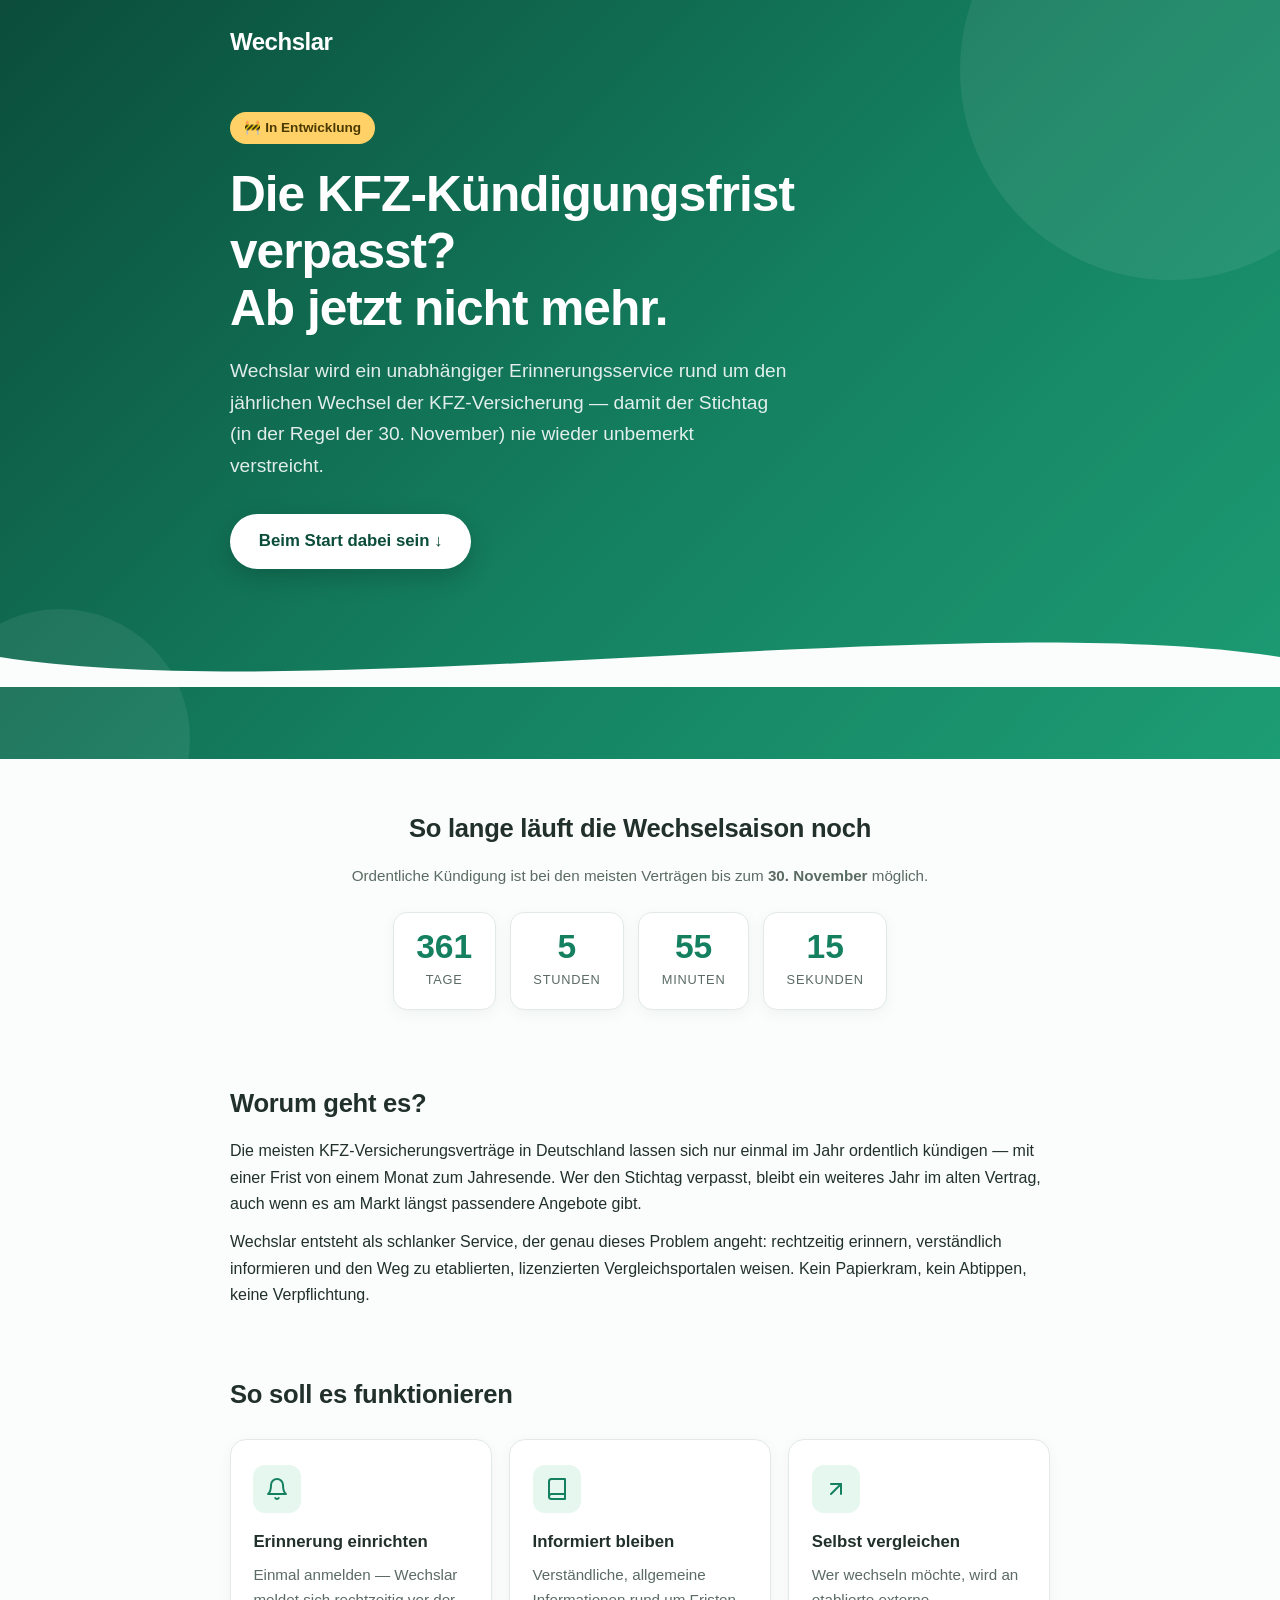
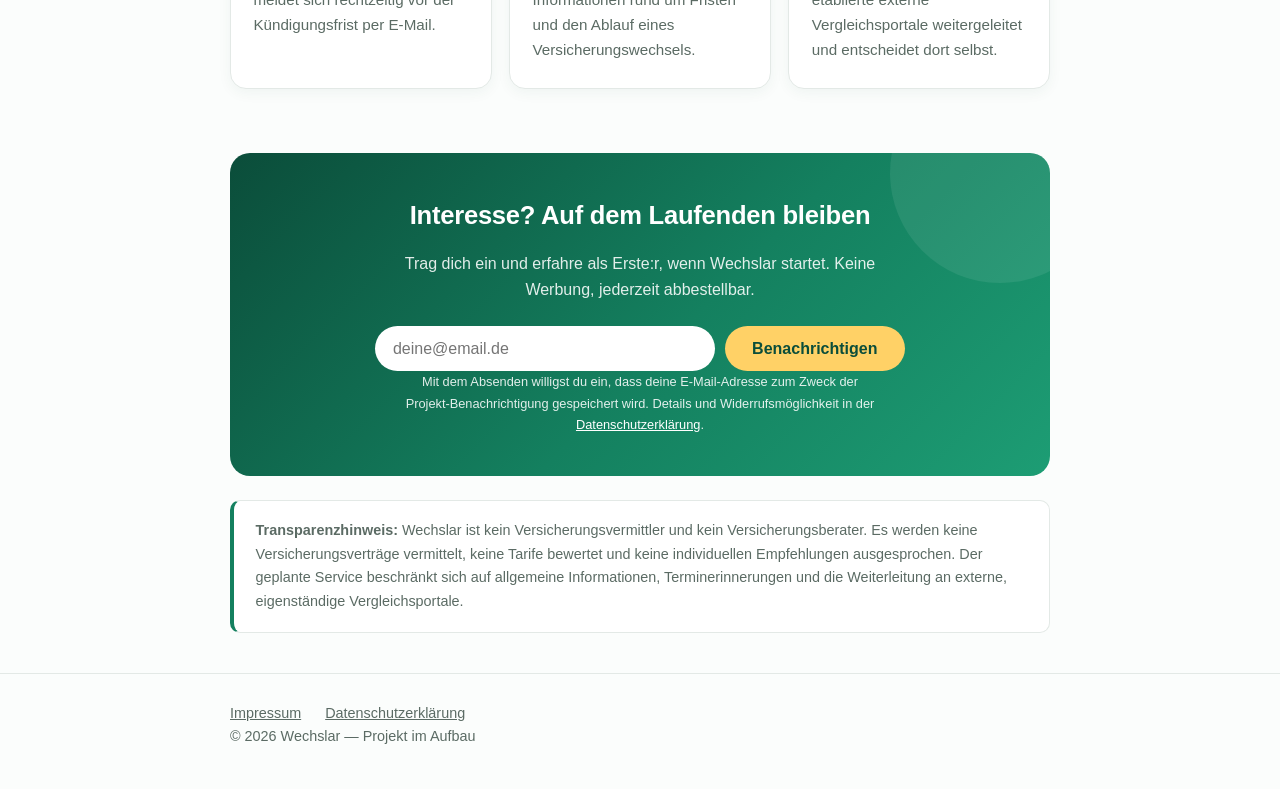
<file: index.html>
<!DOCTYPE html>
<html lang="de">

<head>
  <meta charset="UTF-8">
  <meta name="viewport" content="width=device-width, initial-scale=1.0">
  <title>Wechslar — KFZ-Versicherungswechsel einfach im Blick</title>
  <meta name="description"
    content="Wechslar entsteht: Ein Erinnerungsservice rund um die jährliche Kündigungsfrist der KFZ-Versicherung. Jetzt informieren.">
  <link rel="stylesheet" href="style.css">
</head>

<body>

  <!-- Header schwebt transparent ÜBER dem Farbverlauf (siehe CSS:
       position: absolute). Auf den Rechtsseiten gibt es stattdessen
       die Variante .header-hell. -->
  <header>
    <div class="container">
      <a href="index.html" class="wortmarke">Wechslar</a>
    </div>
  </header>

  <main>

    <!-- ================= HERO =================
         Volle Breite mit Farbverlauf. Die .fade-in-Klassen lassen die
         Elemente nacheinander einblenden (reines CSS, kein JS). -->
    <div class="hero">
      <div class="container">
        <span class="status-badge fade-in">🚧 In Entwicklung</span>
        <h1 class="fade-in verzoegert-1">
          Die KFZ-Kündigungsfrist verpasst?<br>Ab jetzt nicht mehr.
        </h1>
        <p class="untertitel fade-in verzoegert-2">
          Wechslar wird ein unabhängiger Erinnerungsservice rund um den
          jährlichen Wechsel der KFZ-Versicherung — damit der Stichtag
          (in der Regel der 30.&nbsp;November) nie wieder unbemerkt
          verstreicht.
        </p>
        <!-- Link zum Anmelde-Formular weiter unten; durch
             scroll-behavior: smooth im CSS gleitet die Seite sanft hin. -->
        <a href="#anmeldung" class="cta-button fade-in verzoegert-3">
          Beim Start dabei sein ↓
        </a>
      </div>

      <!-- Wellen-Übergang vom Verlauf zum hellen Hintergrund.
           Ein SVG-<path> zeichnet die Kurve; fill = Farbe der Seite
           darunter, so entsteht der "Wellen-Ausschnitt". -->
      <svg class="welle" viewBox="0 0 1440 70" preserveAspectRatio="none"
        xmlns="http://www.w3.org/2000/svg" aria-hidden="true">
        <path d="M0,40 C360,90 1080,-10 1440,40 L1440,70 L0,70 Z"
          fill="#fbfdfc"></path>
      </svg>
    </div>

    <div class="container">

      <!-- ================= COUNTDOWN =================
           Läuft live bis zum nächsten 30. November — das Skript dazu
           steht unten vor </body>. -->
      <section class="zentriert">
        <h2>So lange läuft die Wechselsaison noch</h2>
        <p class="countdown-hinweis">
          Ordentliche Kündigung ist bei den meisten Verträgen bis zum
          <strong>30. November</strong> möglich.
        </p>
        <div class="countdown" id="countdown" aria-live="polite">
          <!-- Die Zahlen hier sind nur Startwerte — JavaScript ersetzt
               sie sofort durch die echten. -->
          <div class="einheit">
            <span class="zahl" id="cd-tage">–</span>
            <span class="beschriftung">Tage</span>
          </div>
          <div class="einheit">
            <span class="zahl" id="cd-stunden">–</span>
            <span class="beschriftung">Stunden</span>
          </div>
          <div class="einheit">
            <span class="zahl" id="cd-minuten">–</span>
            <span class="beschriftung">Minuten</span>
          </div>
          <div class="einheit">
            <span class="zahl" id="cd-sekunden">–</span>
            <span class="beschriftung">Sekunden</span>
          </div>
        </div>
      </section>

      <!-- ================= WORUM GEHT ES ================= -->
      <section>
        <h2>Worum geht es?</h2>
        <p>
          Die meisten KFZ-Versicherungsverträge in Deutschland lassen sich
          nur einmal im Jahr ordentlich kündigen — mit einer Frist von einem
          Monat zum Jahresende. Wer den Stichtag verpasst, bleibt ein
          weiteres Jahr im alten Vertrag, auch wenn es am Markt längst
          passendere Angebote gibt.
        </p>
        <p>
          Wechslar entsteht als schlanker Service, der genau dieses Problem
          angeht: rechtzeitig erinnern, verständlich informieren und den Weg
          zu etablierten, lizenzierten Vergleichsportalen weisen. Kein
          Papierkram, kein Abtippen, keine Verpflichtung.
        </p>
      </section>

      <!-- ================= 3 SCHRITTE =================
           Die Icons sind Inline-SVGs: kleine Vektorgrafiken direkt im
           HTML — kein Bild-Download, Farbe steuerbar per CSS (stroke). -->
      <section>
        <h2>So soll es funktionieren</h2>
        <div class="schritte">

          <div class="schritt">
            <div class="icon-kreis">
              <!-- Glocken-Icon (Erinnerung) -->
              <svg viewBox="0 0 24 24" fill="none" stroke-width="2"
                stroke-linecap="round" stroke-linejoin="round" aria-hidden="true">
                <path d="M18 8a6 6 0 0 0-12 0c0 7-3 9-3 9h18s-3-2-3-9" />
                <path d="M13.73 21a2 2 0 0 1-3.46 0" />
              </svg>
            </div>
            <h3>Erinnerung einrichten</h3>
            <p>Einmal anmelden — Wechslar meldet sich rechtzeitig vor der
              Kündigungsfrist per E-Mail.</p>
          </div>

          <div class="schritt">
            <div class="icon-kreis">
              <!-- Buch-Icon (Informieren) -->
              <svg viewBox="0 0 24 24" fill="none" stroke-width="2"
                stroke-linecap="round" stroke-linejoin="round" aria-hidden="true">
                <path d="M4 19.5A2.5 2.5 0 0 1 6.5 17H20" />
                <path d="M6.5 2H20v20H6.5A2.5 2.5 0 0 1 4 19.5v-15A2.5 2.5 0 0 1 6.5 2z" />
              </svg>
            </div>
            <h3>Informiert bleiben</h3>
            <p>Verständliche, allgemeine Informationen rund um Fristen und
              den Ablauf eines Versicherungswechsels.</p>
          </div>

          <div class="schritt">
            <div class="icon-kreis">
              <!-- Pfeil-Icon (Weiterleitung) -->
              <svg viewBox="0 0 24 24" fill="none" stroke-width="2"
                stroke-linecap="round" stroke-linejoin="round" aria-hidden="true">
                <path d="M7 17L17 7" />
                <path d="M7 7h10v10" />
              </svg>
            </div>
            <h3>Selbst vergleichen</h3>
            <p>Wer wechseln möchte, wird an etablierte externe
              Vergleichsportale weitergeleitet und entscheidet dort selbst.</p>
          </div>

        </div>
      </section>

      <!-- ================= E-MAIL-ANMELDUNG =================
           Das Formular schickt die Daten per POST direkt an Brevo
           (Double-Opt-in: Adresse wird erst nach Bestätigungs-Klick
           gespeichert). Nach dem Absenden zeigt Brevo eine eigene
           Bestätigungsseite an. -->
      <section class="anmeldung" id="anmeldung">
        <h2>Interesse? Auf dem Laufenden bleiben</h2>
        <p>
          Trag dich ein und erfahre als Erste:r, wenn Wechslar startet.
          Keine Werbung, jederzeit abbestellbar.
        </p>
        <form method="POST" data-type="subscription"
          action="https://b2b285cf.sibforms.com/serve/[base64]">
          <div class="formular-zeile">
            <input type="email" name="EMAIL" placeholder="deine@email.de"
              required aria-label="E-Mail-Adresse">
            <button type="submit">Benachrichtigen</button>
          </div>
          <!-- Honeypot-Spamschutz von Brevo: Menschen sehen dieses Feld
               nicht (display:none) und lassen es leer — Bots füllen es
               aus und werden von Brevo aussortiert. NICHT löschen! -->
          <input type="text" name="email_address_check" value=""
            style="display:none" tabindex="-1" autocomplete="off"
            aria-hidden="true">
          <!-- Sagt Brevo, dass Bestätigungsseite/-mails auf Deutsch sind: -->
          <input type="hidden" name="locale" value="de">
        </form>
        <p class="kleingedrucktes">
          Mit dem Absenden willigst du ein, dass deine E-Mail-Adresse zum
          Zweck der Projekt-Benachrichtigung gespeichert wird. Details und
          Widerrufsmöglichkeit in der
          <a href="datenschutz.html">Datenschutzerklärung</a>.
        </p>
      </section>

      <!-- Tippgeber-Abgrenzung (§34d GewO) — inhaltlich unverändert. -->
      <div class="hinweis-box">
        <strong>Transparenzhinweis:</strong> Wechslar ist kein
        Versicherungsvermittler und kein Versicherungsberater. Es werden
        keine Versicherungsverträge vermittelt, keine Tarife bewertet und
        keine individuellen Empfehlungen ausgesprochen. Der geplante Service
        beschränkt sich auf allgemeine Informationen, Terminerinnerungen und
        die Weiterleitung an externe, eigenständige Vergleichsportale.
      </div>

    </div>
  </main>

  <footer>
    <div class="container">
      <nav>
        <a href="impressum.html">Impressum</a>
        <a href="datenschutz.html">Datenschutzerklärung</a>
      </nav>
      <p>© 2026 Wechslar — Projekt im Aufbau</p>
    </div>
  </footer>

  <!-- ================= COUNTDOWN-SKRIPT =================
       Steht bewusst am Ende des <body>: so ist das HTML oben schon
       geladen, bevor das Skript darauf zugreift. -->
  <script>
    // Ziel bestimmen: der nächste 30. November, 23:59:59 Uhr.
    // Monate zählen in JS ab 0 → 10 = November.
    function naechsterStichtag() {
      const jetzt = new Date();
      let ziel = new Date(jetzt.getFullYear(), 10, 30, 23, 59, 59);
      // Liegt der 30.11. dieses Jahr schon hinter uns? Dann nächstes Jahr.
      if (ziel < jetzt) {
        ziel = new Date(jetzt.getFullYear() + 1, 10, 30, 23, 59, 59);
      }
      return ziel;
    }

    function countdownAktualisieren() {
      // Differenz in Millisekunden zwischen Stichtag und jetzt:
      const rest = naechsterStichtag() - new Date();

      // Millisekunden in Tage/Stunden/Minuten/Sekunden umrechnen.
      // Math.floor() schneidet Nachkommastellen ab, % ist der Restwert.
      const sek = Math.floor(rest / 1000);
      const tage = Math.floor(sek / 86400);        // 86400 Sek. = 1 Tag
      const stunden = Math.floor((sek % 86400) / 3600);
      const minuten = Math.floor((sek % 3600) / 60);
      const sekunden = sek % 60;

      // Werte in die vier HTML-Elemente schreiben.
      // document.getElementById() findet ein Element über sein id-Attribut.
      document.getElementById("cd-tage").textContent = tage;
      document.getElementById("cd-stunden").textContent = stunden;
      document.getElementById("cd-minuten").textContent = minuten;
      document.getElementById("cd-sekunden").textContent = sekunden;
    }

    countdownAktualisieren();                 // einmal sofort ausführen …
    setInterval(countdownAktualisieren, 1000); // … dann jede Sekunde erneut
  </script>

</body>
</html>
</file>
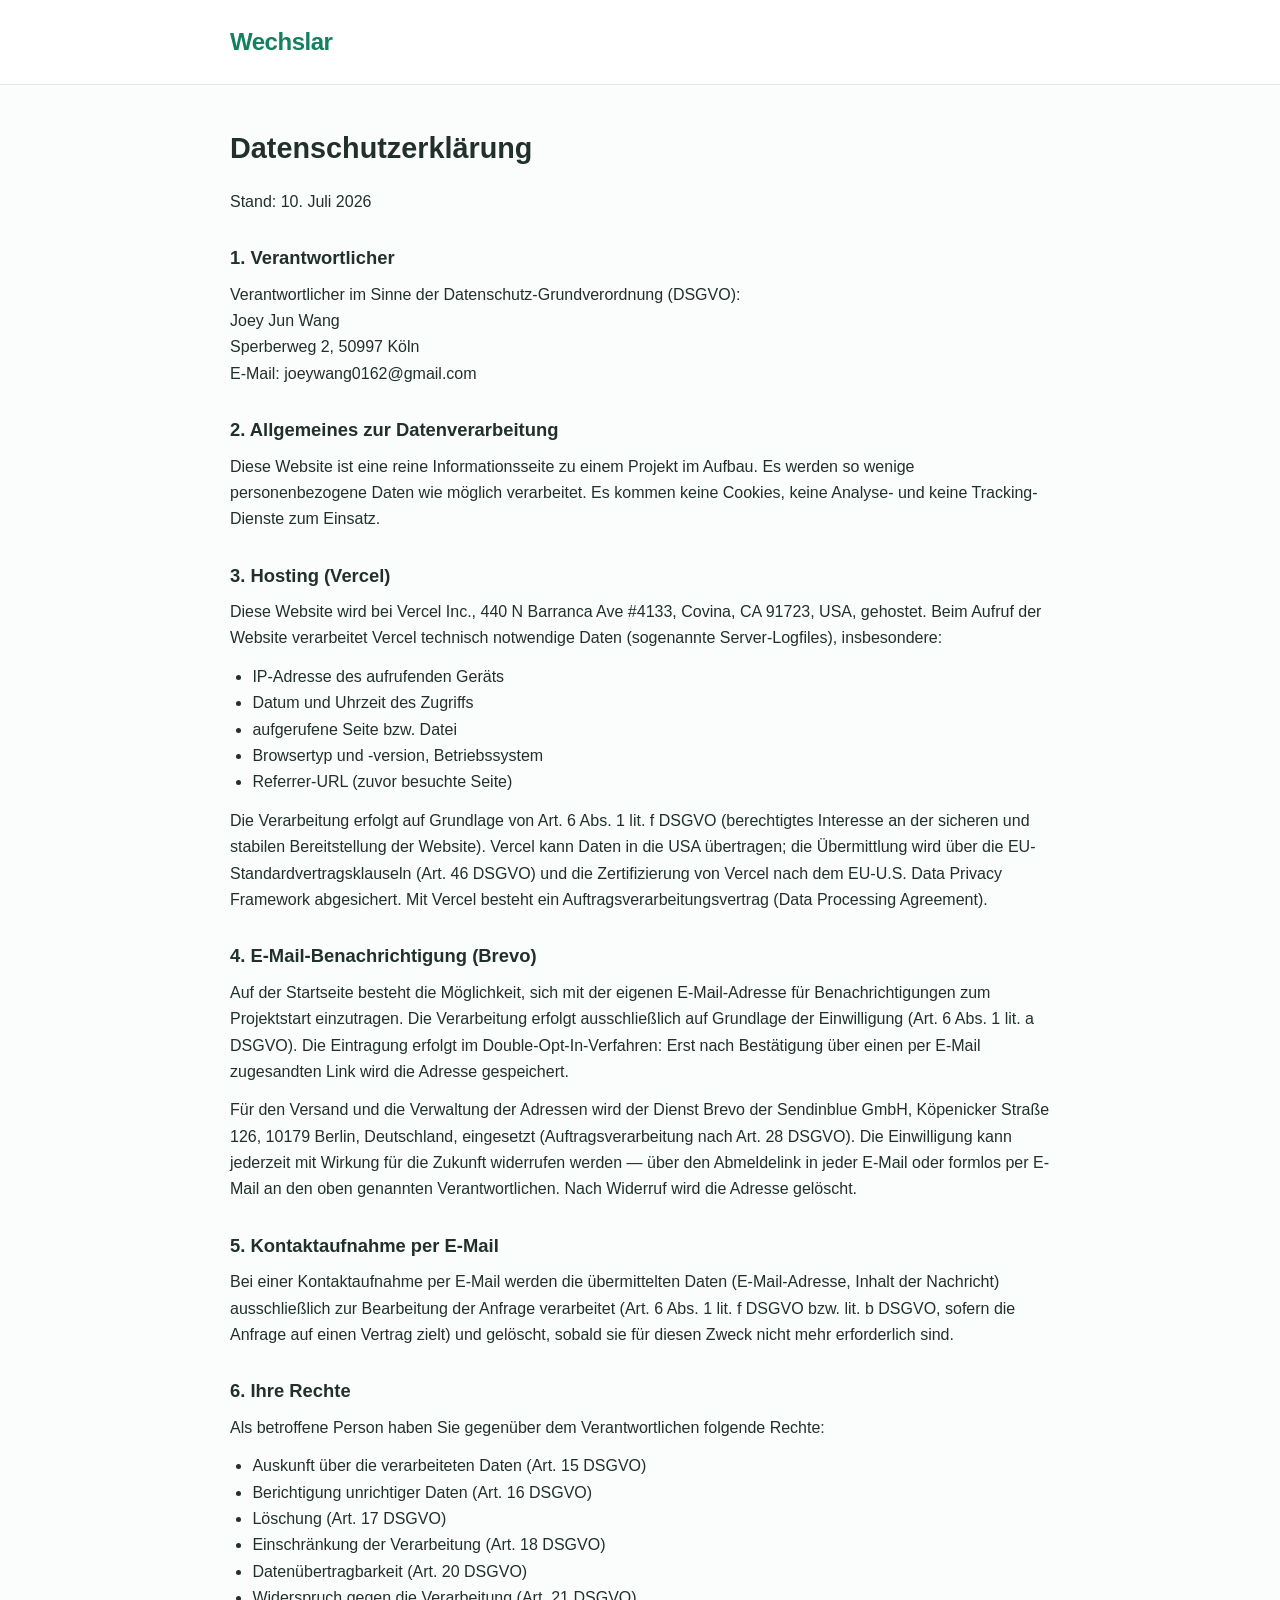
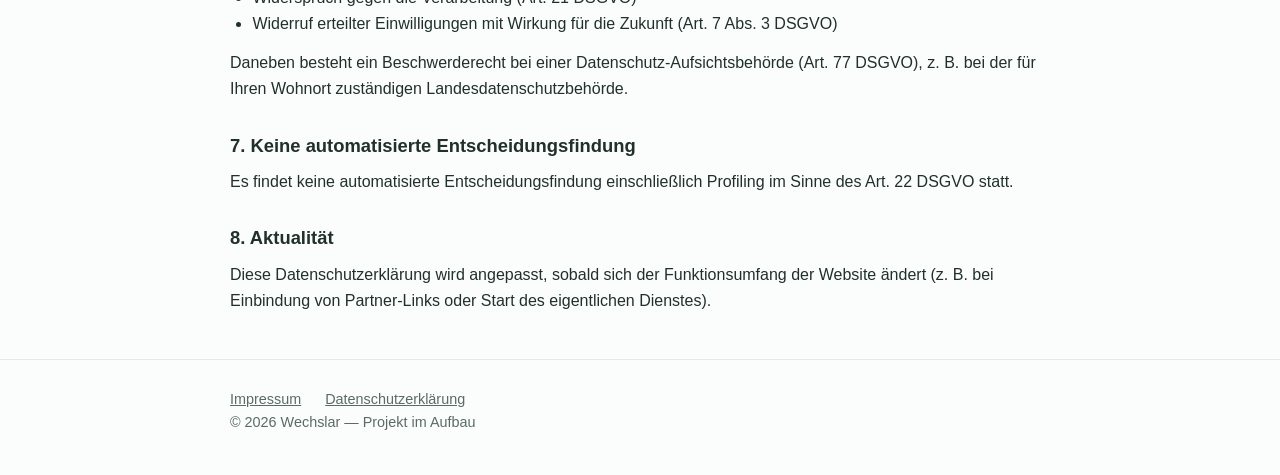
<file: datenschutz.html>
<!DOCTYPE html>
<html lang="de">

<head>
  <meta charset="UTF-8">
  <meta name="viewport" content="width=device-width, initial-scale=1.0">
  <title>Datenschutzerklärung — Wechslar</title>
  <meta name="robots" content="noindex">
  <link rel="stylesheet" href="style.css">
</head>

<body>

  <!-- .header-hell = normale, helle Header-Variante für Unterseiten
       (der Startseiten-Header schwebt über dem Farbverlauf). -->
  <header class="header-hell">
    <div class="container">
      <a href="index.html" class="wortmarke">Wechslar</a>
    </div>
  </header>

  <main class="container rechtstext">

    <h1>Datenschutzerklärung</h1>

    <p>Stand: 10. Juli 2026</p>

    <h2>1. Verantwortlicher</h2>
    <p>
      Verantwortlicher im Sinne der Datenschutz-Grundverordnung (DSGVO):<br>
      Joey Jun Wang<br>
      Sperberweg 2, 50997 Köln<br>
      E-Mail: joeywang0162@gmail.com
    </p>

    <h2>2. Allgemeines zur Datenverarbeitung</h2>
    <p>
      Diese Website ist eine reine Informationsseite zu einem Projekt im
      Aufbau. Es werden so wenige personenbezogene Daten wie möglich
      verarbeitet. Es kommen keine Cookies, keine Analyse- und keine
      Tracking-Dienste zum Einsatz.
    </p>

    <h2>3. Hosting (Vercel)</h2>
    <p>
      Diese Website wird bei Vercel Inc., 440 N Barranca Ave #4133, Covina,
      CA 91723, USA, gehostet. Beim Aufruf der Website verarbeitet Vercel
      technisch notwendige Daten (sogenannte Server-Logfiles), insbesondere:
    </p>
    <ul>
      <li>IP-Adresse des aufrufenden Geräts</li>
      <li>Datum und Uhrzeit des Zugriffs</li>
      <li>aufgerufene Seite bzw. Datei</li>
      <li>Browsertyp und -version, Betriebssystem</li>
      <li>Referrer-URL (zuvor besuchte Seite)</li>
    </ul>
    <p>
      Die Verarbeitung erfolgt auf Grundlage von Art. 6 Abs. 1 lit. f DSGVO
      (berechtigtes Interesse an der sicheren und stabilen Bereitstellung
      der Website). Vercel kann Daten in die USA übertragen; die Übermittlung
      wird über die EU-Standardvertragsklauseln (Art. 46 DSGVO) und die
      Zertifizierung von Vercel nach dem EU-U.S. Data Privacy Framework
      abgesichert. Mit Vercel besteht ein Auftragsverarbeitungsvertrag
      (Data Processing Agreement).
    </p>

    <h2>4. E-Mail-Benachrichtigung (Brevo)</h2>
    <p>
      Auf der Startseite besteht die Möglichkeit, sich mit der eigenen
      E-Mail-Adresse für Benachrichtigungen zum Projektstart einzutragen.
      Die Verarbeitung erfolgt ausschließlich auf Grundlage der Einwilligung
      (Art. 6 Abs. 1 lit. a DSGVO). Die Eintragung erfolgt im
      Double-Opt-In-Verfahren: Erst nach Bestätigung über einen per E-Mail
      zugesandten Link wird die Adresse gespeichert.
    </p>
    <p>
      Für den Versand und die Verwaltung der Adressen wird der Dienst Brevo
      der Sendinblue GmbH, Köpenicker Straße 126, 10179 Berlin, Deutschland,
      eingesetzt (Auftragsverarbeitung nach Art. 28 DSGVO). Die Einwilligung
      kann jederzeit mit Wirkung für die Zukunft widerrufen werden — über
      den Abmeldelink in jeder E-Mail oder formlos per E-Mail an den oben
      genannten Verantwortlichen. Nach Widerruf wird die Adresse gelöscht.
    </p>

    <h2>5. Kontaktaufnahme per E-Mail</h2>
    <p>
      Bei einer Kontaktaufnahme per E-Mail werden die übermittelten Daten
      (E-Mail-Adresse, Inhalt der Nachricht) ausschließlich zur Bearbeitung
      der Anfrage verarbeitet (Art. 6 Abs. 1 lit. f DSGVO bzw. lit. b DSGVO,
      sofern die Anfrage auf einen Vertrag zielt) und gelöscht, sobald sie
      für diesen Zweck nicht mehr erforderlich sind.
    </p>

    <h2>6. Ihre Rechte</h2>
    <p>Als betroffene Person haben Sie gegenüber dem Verantwortlichen folgende Rechte:</p>
    <ul>
      <li>Auskunft über die verarbeiteten Daten (Art. 15 DSGVO)</li>
      <li>Berichtigung unrichtiger Daten (Art. 16 DSGVO)</li>
      <li>Löschung (Art. 17 DSGVO)</li>
      <li>Einschränkung der Verarbeitung (Art. 18 DSGVO)</li>
      <li>Datenübertragbarkeit (Art. 20 DSGVO)</li>
      <li>Widerspruch gegen die Verarbeitung (Art. 21 DSGVO)</li>
      <li>Widerruf erteilter Einwilligungen mit Wirkung für die Zukunft (Art. 7 Abs. 3 DSGVO)</li>
    </ul>
    <p>
      Daneben besteht ein Beschwerderecht bei einer
      Datenschutz-Aufsichtsbehörde (Art. 77 DSGVO), z. B. bei der für Ihren
      Wohnort zuständigen Landesdatenschutzbehörde.
    </p>

    <h2>7. Keine automatisierte Entscheidungsfindung</h2>
    <p>
      Es findet keine automatisierte Entscheidungsfindung einschließlich
      Profiling im Sinne des Art. 22 DSGVO statt.
    </p>

    <h2>8. Aktualität</h2>
    <p>
      Diese Datenschutzerklärung wird angepasst, sobald sich der
      Funktionsumfang der Website ändert (z. B. bei Einbindung von
      Partner-Links oder Start des eigentlichen Dienstes).
    </p>

  </main>

  <footer>
    <div class="container">
      <nav>
        <a href="impressum.html">Impressum</a>
        <a href="datenschutz.html">Datenschutzerklärung</a>
      </nav>
      <p>© 2026 Wechslar — Projekt im Aufbau</p>
    </div>
  </footer>

</body>
</html>
</file>
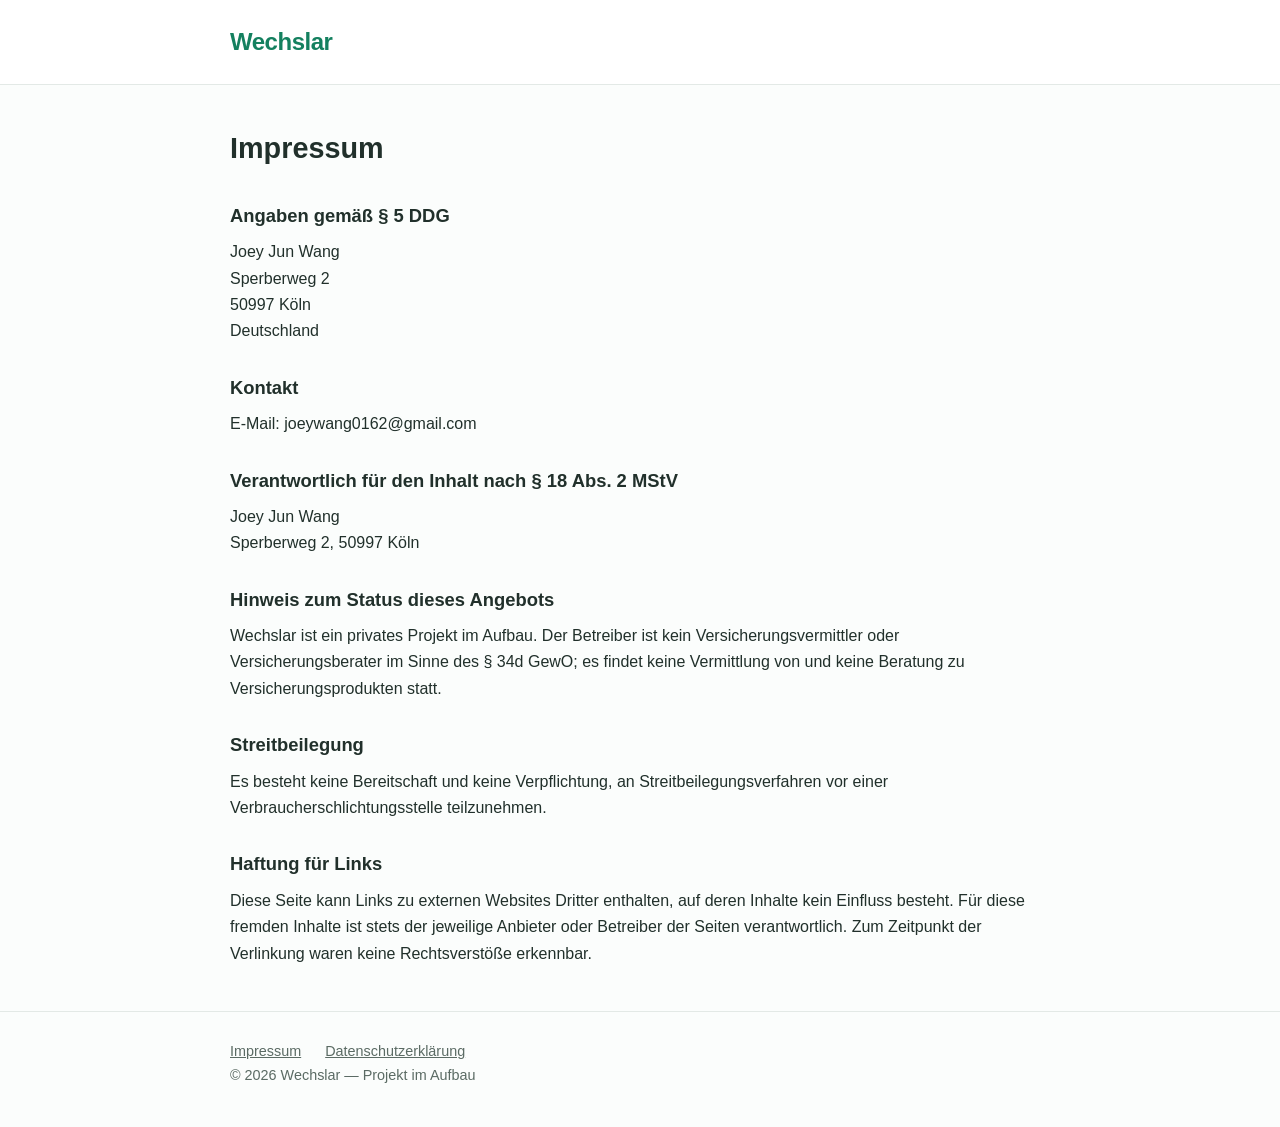
<file: impressum.html>
<!DOCTYPE html>
<html lang="de">

<head>
  <meta charset="UTF-8">
  <meta name="viewport" content="width=device-width, initial-scale=1.0">
  <title>Impressum — Wechslar</title>
  <!-- noindex: Suchmaschinen sollen Rechtsseiten nicht prominent listen.
       Erlaubt und üblich — die Seite bleibt trotzdem für alle erreichbar. -->
  <meta name="robots" content="noindex">
  <link rel="stylesheet" href="style.css">
</head>

<body>

  <!-- .header-hell = normale, helle Header-Variante für Unterseiten
       (der Startseiten-Header schwebt über dem Farbverlauf). -->
  <header class="header-hell">
    <div class="container">
      <a href="index.html" class="wortmarke">Wechslar</a>
    </div>
  </header>

  <!-- Die Klasse .rechtstext aktiviert die Textformatierung aus dem CSS. -->
  <main class="container rechtstext">

    <h1>Impressum</h1>

    <!-- §5 DDG (Digitale-Dienste-Gesetz, Nachfolger des TMG) verlangt:
         Name, ladungsfähige Anschrift (KEIN Postfach!), schnelle
         Kontaktmöglichkeit. Gelb markierte Platzhalter vor dem
         Live-Gang ersetzen! -->
    <h2>Angaben gemäß § 5 DDG</h2>
    <p>
      Joey Jun Wang<br>
      Sperberweg 2<br>
      50997 Köln<br>
      Deutschland
    </p>

    <h2>Kontakt</h2>
    <!-- Telefonnummer ist nach EuGH-Rechtsprechung nicht zwingend,
         solange ein anderer schneller Kontaktweg (E-Mail) existiert. -->
    <p>
      E-Mail: joeywang0162@gmail.com
    </p>

    <!-- §18 Abs. 2 MStV: Verantwortlicher für journalistisch-redaktionelle
         Inhalte. Bei einer reinen Projektseite Grenzfall, aber die Angabe
         schadet nie und ist Standard. -->
    <h2>Verantwortlich für den Inhalt nach § 18 Abs. 2 MStV</h2>
    <p>
      Joey Jun Wang<br>
      Sperberweg 2, 50997 Köln
    </p>

    <h2>Hinweis zum Status dieses Angebots</h2>
    <p>
      Wechslar ist ein privates Projekt im Aufbau. Der Betreiber ist kein
      Versicherungsvermittler oder Versicherungsberater im Sinne des
      § 34d GewO; es findet keine Vermittlung von und keine Beratung zu
      Versicherungsprodukten statt.
    </p>

    <h2>Streitbeilegung</h2>
    <p>
      Es besteht keine Bereitschaft und keine Verpflichtung, an
      Streitbeilegungsverfahren vor einer Verbraucherschlichtungsstelle
      teilzunehmen.
    </p>

    <h2>Haftung für Links</h2>
    <p>
      Diese Seite kann Links zu externen Websites Dritter enthalten, auf
      deren Inhalte kein Einfluss besteht. Für diese fremden Inhalte ist
      stets der jeweilige Anbieter oder Betreiber der Seiten verantwortlich.
      Zum Zeitpunkt der Verlinkung waren keine Rechtsverstöße erkennbar.
    </p>

  </main>

  <footer>
    <div class="container">
      <nav>
        <a href="impressum.html">Impressum</a>
        <a href="datenschutz.html">Datenschutzerklärung</a>
      </nav>
      <p>© 2026 Wechslar — Projekt im Aufbau</p>
    </div>
  </footer>

</body>
</html>
</file>
<file: style.css>
/* ============================================================
   style.css — gemeinsames Stylesheet für alle drei Seiten.
   Version 2: lebendigeres Design mit Farbverlauf-Hero,
   Animationen und Hover-Effekten.
   ============================================================ */

* {
  box-sizing: border-box;
  margin: 0;
  padding: 0;
}

/* CSS-Variablen: einmal definiert, überall per var(--name) nutzbar. */
:root {
  --gruen-dunkel: #0b4d3a;
  --gruen: #14805f;
  --gruen-hell: #23c08c;
  --mint: #e6f7f0;
  --gelb: #ffd166;                 /* Akzent für Badge & Highlights */
  --farbe-text: #21302b;
  --farbe-text-hell: #5b6b64;
  --farbe-rand: #e3e9e6;
  /* Der Farbverlauf wird mehrfach benutzt, deshalb auch als Variable: */
  --verlauf: linear-gradient(135deg, #0b4d3a 0%, #14805f 55%, #1d9d74 100%);
}

html {
  scroll-behavior: smooth;         /* sanftes Scrollen bei #anker-Links */
}

body {
  /* System-Schriften: kein Download nötig, DSGVO-unkritisch. */
  font-family: -apple-system, BlinkMacSystemFont, "Segoe UI", Roboto,
    Helvetica, Arial, sans-serif;
  color: var(--farbe-text);
  line-height: 1.65;
  background: #fbfdfc;
}

.container {
  max-width: 860px;
  margin: 0 auto;
  padding: 0 1.25rem;
}

/* ============================================================
   Einblend-Animation: Elemente mit der Klasse .fade-in gleiten
   beim Laden sanft von unten ein. @keyframes definiert die
   Animation, animation wendet sie an.
   ============================================================ */
@keyframes hochgleiten {
  from { opacity: 0; transform: translateY(18px); }
  to   { opacity: 1; transform: translateY(0); }
}

.fade-in {
  animation: hochgleiten 0.7s ease-out both;
}

/* Verzögerungs-Klassen: Elemente erscheinen nacheinander statt
   gleichzeitig — wirkt lebendiger. */
.fade-in.verzoegert-1 { animation-delay: 0.15s; }
.fade-in.verzoegert-2 { animation-delay: 0.3s; }
.fade-in.verzoegert-3 { animation-delay: 0.45s; }

/* ---------- Kopfbereich ---------- */
/* Der Header liegt ÜBER dem Hero-Verlauf, daher transparent + weiß. */
header {
  position: absolute;              /* schwebt über dem Hero */
  top: 0;
  left: 0;
  right: 0;
  padding: 1.4rem 0;
  z-index: 10;                     /* über allem anderen */
}

.wortmarke {
  font-size: 1.5rem;
  font-weight: 800;
  color: #ffffff;
  text-decoration: none;
  letter-spacing: -0.02em;
}

/* Auf den Rechtsseiten (heller Hintergrund) braucht der Header
   eine eigene Variante — Klasse .header-hell am <header>. */
.header-hell {
  position: static;                /* normal im Textfluss */
  border-bottom: 1px solid var(--farbe-rand);
  background: #fff;
}

.header-hell .wortmarke {
  color: var(--gruen);
}

/* ---------- Hero (Farbverlauf über volle Breite) ---------- */
.hero {
  background: var(--verlauf);
  color: #ffffff;
  padding: 7rem 0 4.5rem;          /* oben Platz für den schwebenden Header */
  position: relative;
  overflow: hidden;                /* schneidet die Deko-Kreise ab */
}

/* Zwei dekorative, halbtransparente Kreise im Hintergrund —
   reine CSS-Deko über ::before/::after, kein Bild nötig. */
.hero::before,
.hero::after {
  content: "";                     /* Pflicht, sonst wird nichts gerendert */
  position: absolute;
  border-radius: 50%;
  background: rgba(255, 255, 255, 0.07);
}

.hero::before {
  width: 420px;
  height: 420px;
  top: -140px;
  right: -100px;
}

.hero::after {
  width: 260px;
  height: 260px;
  bottom: -110px;
  left: -70px;
}

.hero .container {
  position: relative;              /* hebt Inhalt über die Deko-Kreise */
  z-index: 1;
}

.status-badge {
  display: inline-block;
  background: var(--gelb);
  color: #4a3900;
  font-size: 0.85rem;
  font-weight: 700;
  padding: 0.3rem 0.9rem;
  border-radius: 999px;
  margin-bottom: 1.4rem;
}

.hero h1 {
  font-size: clamp(2rem, 5vw, 3.1rem); /* clamp(): skaliert mit der Bildschirmbreite,
                                          bleibt aber zwischen Min und Max */
  line-height: 1.15;
  letter-spacing: -0.02em;
  margin-bottom: 1.1rem;
  max-width: 620px;
}

.hero .untertitel {
  font-size: 1.2rem;
  color: rgba(255, 255, 255, 0.88);
  max-width: 560px;
  margin-bottom: 2rem;
}

/* Call-to-Action-Button im Hero: <a> als Button gestylt. */
.cta-button {
  display: inline-block;
  background: #ffffff;
  color: var(--gruen-dunkel);
  font-weight: 700;
  font-size: 1.05rem;
  padding: 0.85rem 1.8rem;
  border-radius: 999px;
  text-decoration: none;
  box-shadow: 0 8px 24px rgba(0, 0, 0, 0.18);
  transition: transform 0.2s ease, box-shadow 0.2s ease;
}

.cta-button:hover {
  transform: translateY(-2px);     /* hebt sich leicht an */
  box-shadow: 0 12px 28px rgba(0, 0, 0, 0.24);
}

/* Wellen-Übergang unten am Hero: das SVG steht im HTML,
   hier wird es nur positioniert. */
.welle {
  display: block;
  width: 100%;
  height: 70px;
  margin-top: 3rem;
}

/* ---------- Countdown ---------- */
.countdown {
  display: flex;
  gap: 0.9rem;
  flex-wrap: wrap;
  justify-content: center;
  margin: 1.5rem 0 0.5rem;
}

.countdown .einheit {
  background: #ffffff;
  border: 1px solid var(--farbe-rand);
  border-radius: 14px;
  padding: 1rem 1.4rem;
  min-width: 96px;
  text-align: center;
  box-shadow: 0 4px 14px rgba(11, 77, 58, 0.06);
}

.countdown .zahl {
  display: block;
  font-size: 2.1rem;
  font-weight: 800;
  color: var(--gruen);
  line-height: 1.1;
  /* Ziffern gleich breit → Zahlen "springen" beim Runterzählen nicht: */
  font-variant-numeric: tabular-nums;
}

.countdown .beschriftung {
  font-size: 0.8rem;
  color: var(--farbe-text-hell);
  text-transform: uppercase;
  letter-spacing: 0.06em;
}

.countdown-hinweis {
  text-align: center;
  color: var(--farbe-text-hell);
  font-size: 0.95rem;
}

/* ---------- Inhaltsbereiche ---------- */
section {
  padding: 3rem 0 1rem;
}

section h2 {
  font-size: 1.6rem;
  letter-spacing: -0.01em;
  margin-bottom: 0.9rem;
}

section p + p {
  margin-top: 0.75rem;
}

.zentriert {
  text-align: center;
}

/* ---------- Schritt-Karten ---------- */
.schritte {
  display: grid;
  grid-template-columns: repeat(auto-fit, minmax(220px, 1fr));
  gap: 1.1rem;
  margin-top: 1.5rem;
}

.schritt {
  background: #ffffff;
  border: 1px solid var(--farbe-rand);
  border-radius: 16px;
  padding: 1.6rem 1.4rem;
  box-shadow: 0 4px 14px rgba(11, 77, 58, 0.05);
  /* transition = weiche Überblendung, wenn sich Werte ändern (Hover): */
  transition: transform 0.25s ease, box-shadow 0.25s ease;
}

.schritt:hover {
  transform: translateY(-5px);
  box-shadow: 0 14px 30px rgba(11, 77, 58, 0.12);
}

/* Icon-Kreis: das SVG-Icon steht im HTML, hier nur der farbige Kreis. */
.icon-kreis {
  display: flex;
  align-items: center;
  justify-content: center;
  width: 3rem;
  height: 3rem;
  background: var(--mint);
  border-radius: 12px;
  margin-bottom: 0.9rem;
}

.icon-kreis svg {
  width: 1.5rem;
  height: 1.5rem;
  stroke: var(--gruen);            /* Linienfarbe der Icons */
}

.schritt h3 {
  font-size: 1.05rem;
  margin-bottom: 0.4rem;
}

.schritt p {
  font-size: 0.95rem;
  color: var(--farbe-text-hell);
}

/* ---------- E-Mail-Anmeldung ---------- */
.anmeldung {
  background: var(--verlauf);
  color: #ffffff;
  border-radius: 20px;
  padding: 2.6rem 2rem;
  margin: 3rem 0 1.5rem;
  text-align: center;
  position: relative;
  overflow: hidden;
}

/* gleiche Deko-Kreis-Idee wie im Hero, nur kleiner: */
.anmeldung::before {
  content: "";
  position: absolute;
  width: 220px;
  height: 220px;
  border-radius: 50%;
  background: rgba(255, 255, 255, 0.08);
  top: -90px;
  right: -60px;
}

.anmeldung h2,
.anmeldung p,
.anmeldung form {
  position: relative;              /* über dem Deko-Kreis */
  z-index: 1;
}

.anmeldung > p {
  color: rgba(255, 255, 255, 0.88);
  max-width: 480px;
  margin: 0 auto;
}

.formular-zeile {
  display: flex;
  gap: 0.6rem;
  flex-wrap: wrap;
  justify-content: center;
  margin-top: 1.4rem;
}

.formular-zeile input[type="email"] {
  flex: 1 1 260px;
  max-width: 340px;
  padding: 0.85rem 1.1rem;
  font-size: 1rem;
  border: none;
  border-radius: 999px;
}

.formular-zeile button {
  padding: 0.85rem 1.7rem;
  font-size: 1rem;
  font-weight: 700;
  color: var(--gruen-dunkel);
  background: var(--gelb);
  border: none;
  border-radius: 999px;
  cursor: pointer;
  transition: transform 0.2s ease, filter 0.2s ease;
}

.formular-zeile button:hover {
  transform: translateY(-2px);
  filter: brightness(1.05);        /* macht den Button minimal heller */
}

.kleingedrucktes {
  font-size: 0.8rem;
  color: rgba(255, 255, 255, 0.75);
  margin-top: 1rem;
}

.kleingedrucktes a {
  color: #ffffff;
}

/* ---------- Rechtlicher Hinweis ---------- */
.hinweis-box {
  border: 1px solid var(--farbe-rand);
  border-left: 4px solid var(--gruen);
  background: #ffffff;
  border-radius: 10px;
  padding: 1.1rem 1.35rem;
  font-size: 0.9rem;
  color: var(--farbe-text-hell);
  margin: 1.5rem 0 2.5rem;
}

/* ---------- Fußzeile ---------- */
footer {
  border-top: 1px solid var(--farbe-rand);
  padding: 1.75rem 0 2.5rem;
  font-size: 0.9rem;
  color: var(--farbe-text-hell);
}

footer nav a {
  color: var(--farbe-text-hell);
  margin-right: 1.25rem;
}

/* ---------- Rechtsseiten (Impressum/Datenschutz) ---------- */
.rechtstext {
  padding-bottom: 2rem;
}

.rechtstext h1 {
  font-size: 1.8rem;
  margin: 2.5rem 0 1rem;
}

.rechtstext h2 {
  font-size: 1.15rem;
  margin: 1.75rem 0 0.5rem;
}

.rechtstext p,
.rechtstext ul {
  margin-bottom: 0.75rem;
}

.rechtstext ul {
  padding-left: 1.4rem;
}

.platzhalter {
  background: #fff3cd;
  padding: 0 0.25rem;
  border-radius: 3px;
  font-weight: 600;
}
</file>
